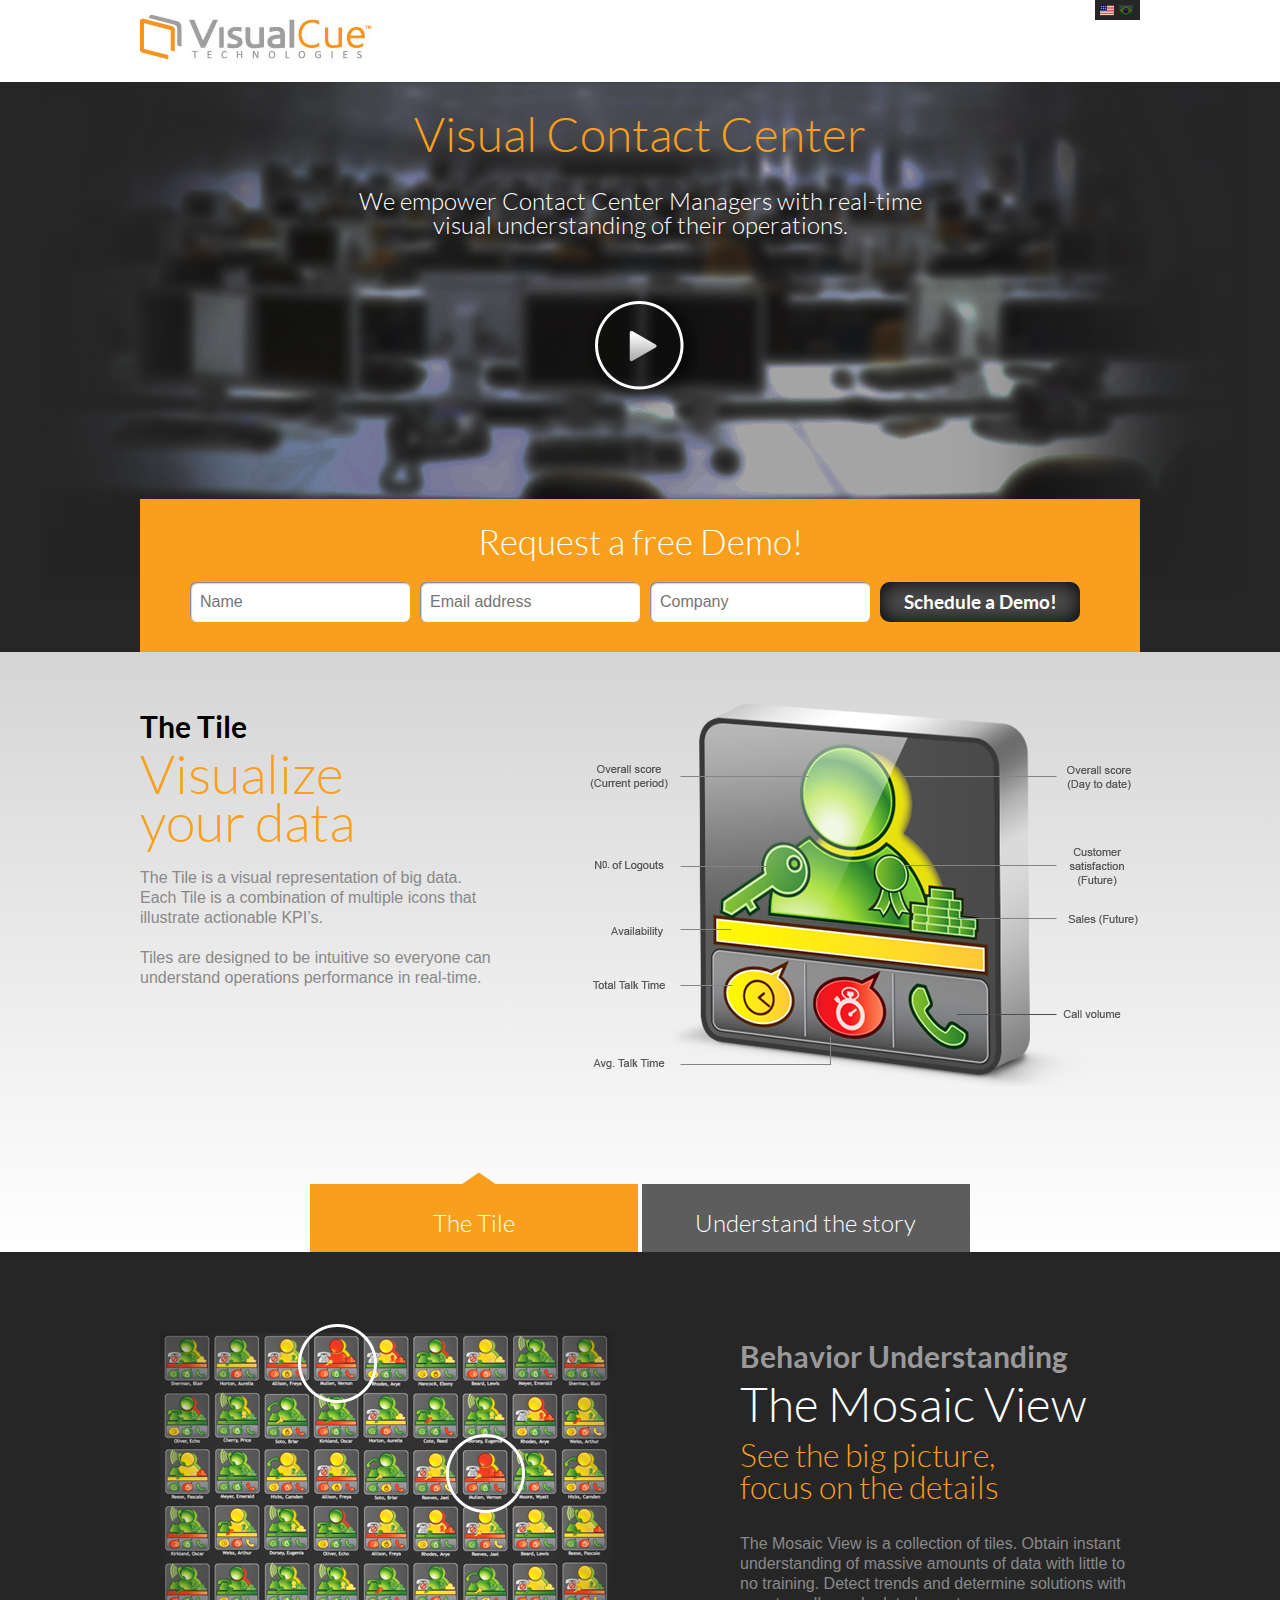
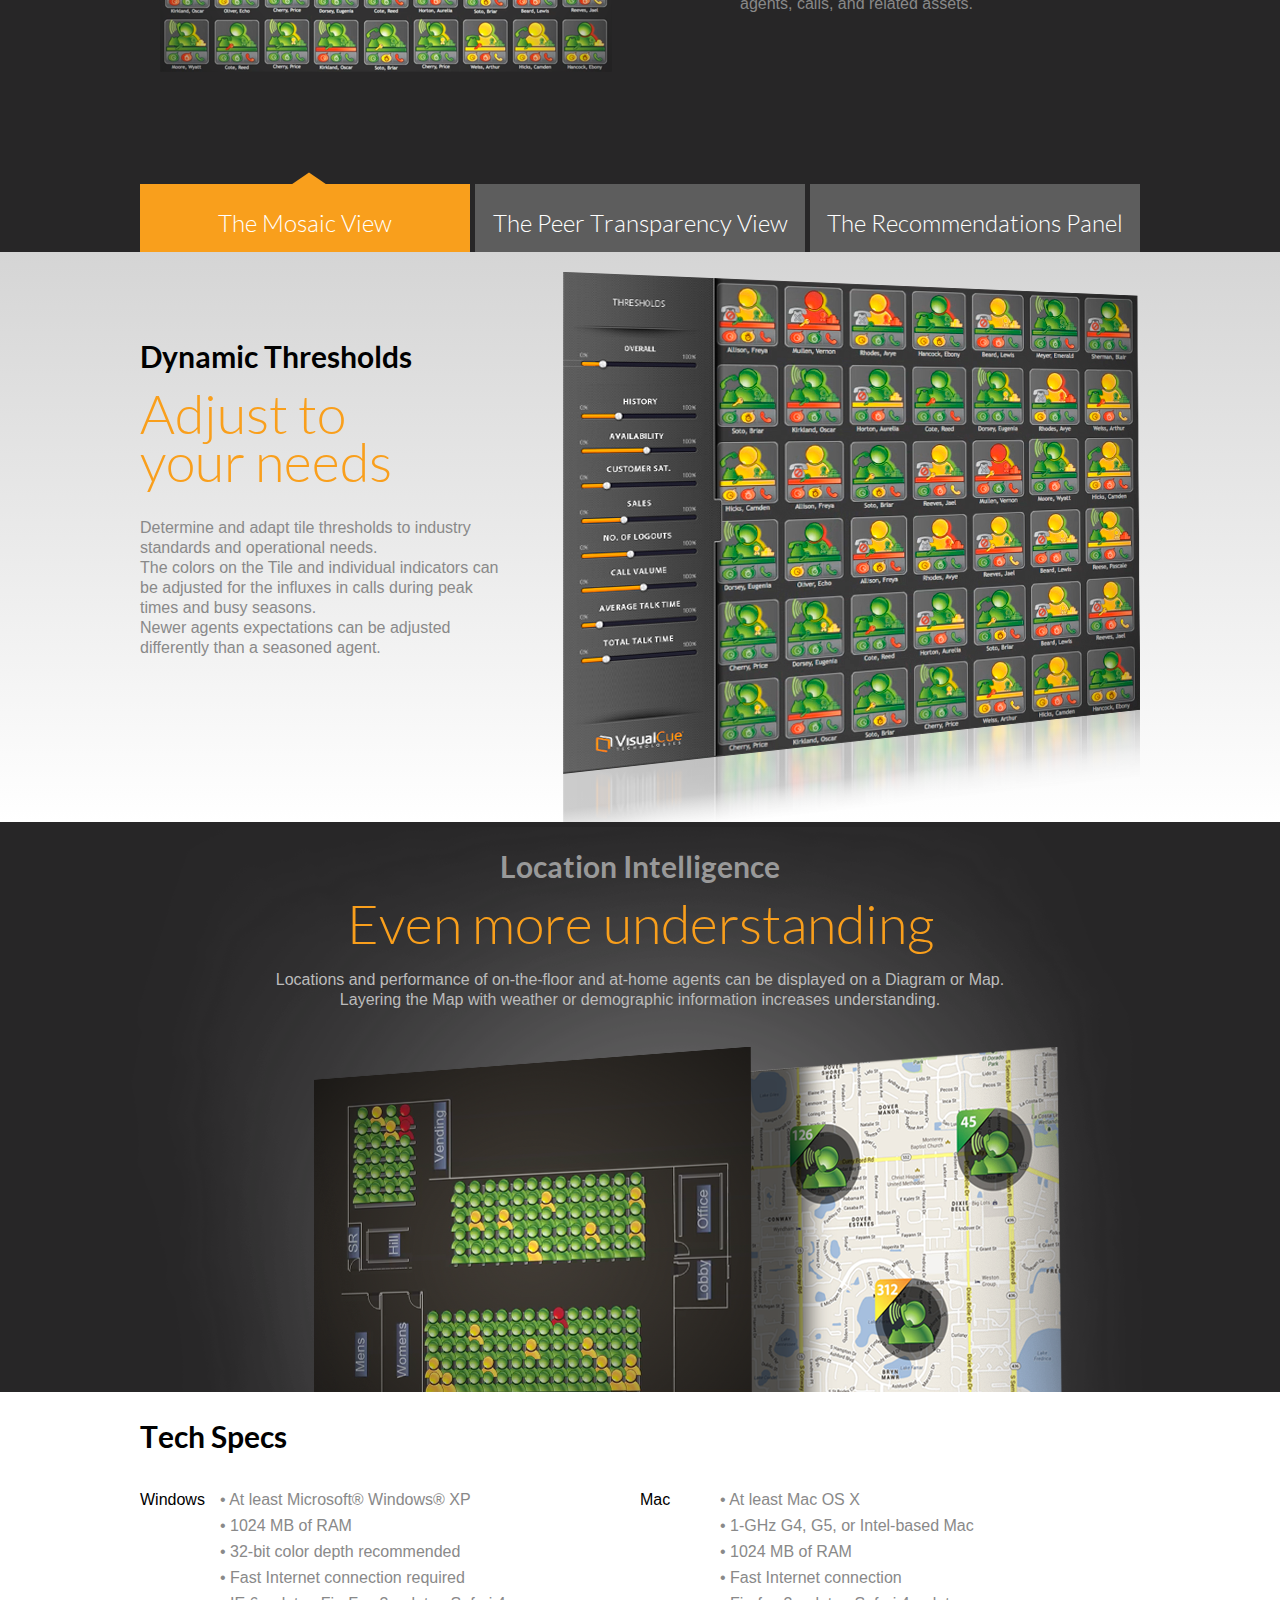
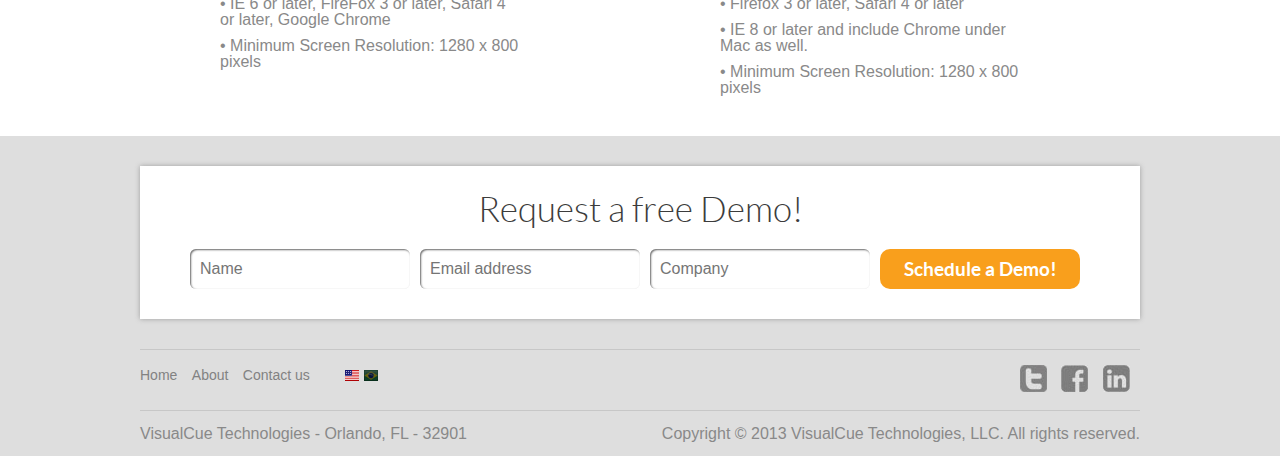
<file: index.html>
<!DOCTYPE html>
<!--[if lt IE 7]>      <html class="no-js lt-ie9 lt-ie8 lt-ie7"> <![endif]-->
<!--[if IE 7]>         <html class="no-js lt-ie9 lt-ie8"> <![endif]-->
<!--[if IE 8]>         <html class="no-js lt-ie9"> <![endif]-->
<!--[if gt IE 8]><!--> <html class="no-js"> <!--<![endif]-->
    <head>
        <meta charset="utf-8">
        <meta http-equiv="X-UA-Compatible" content="IE=edge,chrome=1">
        <title>Visual Cue</title>

        <meta name="description" content="Visual Cue - We empower Contact Center Managers with real-time visual understanding of their operations.">
        
        <meta name="viewport" content="width=device-width, initial-scale=1, maximum-scale=1">
        
        <meta property='og:locale' content='pt_BR'/>
        <meta property='og:title' content='Visual Cue'/>
        <meta property='og:description' content='Visual Cue - We empower Contact Center Managers with real-time visual understanding of their operations.'/>
        <meta property='og:url' content='http://visualcue.com/contactcenter/'/>
        <meta property='og:site_name' content='http://visualcue.com/contactcenter/'>
        <meta property='og:type' content='article'/>

        <link type="text/plain" rel="author" href="humans.txt" />

        <link rel="stylesheet" href="css/main.css">
        <link rel="stylesheet" href="css/responsive.css">

        <script src="js/vendor/modernizr-2.6.2.min.js"></script>
    </head>
    <body>
        <!-- header -->
        <header>
            <section class="wrap">
                <a href="http://www.visualcue.com"><h1 id="logo"></h1></a>

                <div class="flag">
                    <a class="flag-atv us" title="English" href="index.html"></a>
                    <a class="br" title="Portuguese" href="index2.html"></a>
                </div>

                <div class="clear only-mobile"></div>

                <!-- <nav class="nav-mobile">
                    <div class="trigger-mobile"><button class="mobile-button"></button>Menu</div>
                    <ul class="mobile-menu">
                        <li><a href="/">Home</a></li>
                        <li><a href="http://visualcue.com/team.html">About</a></li>
                        <li><a href="http://visualcue.com/contact.html">Contact Us</a></li>
                    </ul>
                </nav> -->

                <!-- <nav class="nav-header">
                    <ul>
                        <li><a href="/">Home</a></li>
                        <li><a href="http://visualcue.com/team.html">About</a></li>
                        <li><a href="http://visualcue.com/contact.html">Contact Us</a></li>
                    </ul>
                </nav>-->
            </section>
            <div class="clear"></div>
        </header>
        <!-- /header -->
        <!-- banner -->
        <section class="dark smooth-video ">
            <div class="bg-banner"></div>
            <article class="wrap" id="banner">
                <div class="bt-close"><img src="img/assets/bt-close.png" alt="Close" title="Close"></div>
                <h2>Visual Contact Center</h2>
                <h3>We empower Contact Center Managers with real-time<br>visual understanding of their operations.</h3>
                <div class="load-video"></div>
                <div class="load-video-mobile"><a href="http://www.youtube.com/watch?v=kR_kBSMKp8o"></a></div>
                <div class="video"><iframe width="100%" height="100%" src="http://www.youtube.com/embed/kR_kBSMKp8o" frameborder="0" allowfullscreen></iframe></div>
                <section class="form-request" id="form-header">
                    <h2>Request a free Demo!</h2>
                    <form action="#">
                        <input type="text" placeholder="Name">
                        <input type="text" placeholder="Email address">
                        <input type="text" placeholder="Company">
                        <input type="submit" Value="Schedule a Demo!">
                    </form>
                </section>
                <div class="clear"></div>
            </article>
        </section>
        <!-- /banner -->
        <!-- the-tile -->
        <section class="gradient-silver"> 
            <article class="wrap" id="the-tile">
                <section class="slide visualize">
                    <div class="content-left">
                        <h1>The Tile</h1>
                        <h2>Visualize<br>your data</h2>
                        <p>The Tile is a visual representation of big data. <br>
                        Each Tile is a combination of multiple icons that illustrate actionable KPI’s.
                        <br><br>
                        Tiles are designed to be intuitive so everyone can understand operations performance in real-time.</p>
                    </div>
                </section>

                <section class="slide understand">
                    <div class="content-left">
                        <h1>The Tile</h1>
                        <h2>Understand<br>the story</h2>
                        <p>
                            As operations take place, The Tile measures critical KPI’s according to performance thresholds, in real time.
                        </p>
                        <p class="text-small">
                            Example: An agent receives a new call and takes longer than usual to identify the issue. As more calls come in, the agent’s availability score drops. Total talk time is graded poorly and average talk time is also affected. At the end of the call, the agent’s overall score drops. This is an unusual call for this agent who has great performance history. Investigation and training on the specific scenario encountered is recommended.
                        </p>                
                        </p>
                    </div>
                </section>
                <div class="clear"></div>
                <ul class="nav-slide">
                    <li class="btn-thetile atv">The Tile</li>
                    <li class="btn-understand">Understand the story</li>
                </ul>
            </article>
        </section>
        <!-- /the-tile -->
        <!-- behavior -->
        <section class="dark">
            <article class="wrap" id="behavior">
                <section class="slide mosaic">
                    <div class="content-right">
                        <h1>Behavior Understanding</h1>
                        <h2>The Mosaic View</h2>
                        <h3>See the big picture,<br>focus on the details</h3>
                        <p>The Mosaic View is a collection of tiles.  Obtain instant understanding of massive amounts of data with little to no training. Detect trends and determine solutions with agents, calls, and related assets.</p>
                    </div>
                </section>
                <section class="slide peer">
                    <div class="content-right">
                        <h1>Behavior Understanding</h1>
                        <h2>The Peer<br>Transparency View</h2>
                        <h3>Self-regulating behavior</h3>
                        <p>Agents have the opportunity to discreetly see how they compare to other Agents. Agents understand what is being measured and what training they need to improve. This develops a fun and competitive atmosphere based on improving performance.</p>
                    </div>
                <div class="clear"></div>
                </section>
                <section class="slide recommendations">
                    <div class="content-right">
                        <h1>Behavior Understanding</h1>
                        <h2>The<br>Recommendations<br>Panel</h2>
                        <h3>From understanding to action</h3>
                        <p>After all is said and done, what doesn't change stays the same. Obtain specific recommendations for key actions to take toward improvement and achievement.</p>
                    </div>
                </section>
                <div class="clear"></div>
                <ul class="nav-slide">
                    <li class="btn-mosaic atv">The Mosaic View</li>
                    <li class="btn-peer">The Peer Transparency View</li>
                    <li class="btn-recommendations">The Recommendations Panel</li>
                </ul>
            </article>
        </section>
        <!-- /behavior -->
        <!-- dynamic-thresholds -->
        <section class="gradient-silver"> 
            <article class="wrap" id="dynamic">
                <div class="content-left">
                    <h1>Dynamic Thresholds</h1>
                    <h2>Adjust to<br>your needs</h2>
                    <p>Determine and adapt tile thresholds to industry standards and operational needs.<br> 
                    The colors on the Tile and individual indicators can be adjusted for the influxes in calls during peak times and busy seasons.<br>
                    Newer agents expectations can be adjusted differently than a seasoned agent.</p>
                </div>
            </article>
            <div class="clear"></div>
        </section>
        <!-- /dynamic-thresholds -->
        <!-- location-intelligence -->
        <section class="dark">
            <div class="bg-location"></div>
            <article class="wrap" id="location">
                <div class="content-center">
                    <h1>Location Intelligence</h1>
                    <h2>Even more understanding</h2>
                    <p>Locations and performance of on-the-floor and at-home agents can be displayed on a Diagram or Map.<br>Layering the Map with weather or demographic information increases understanding. </p>
                </div>
            </article>
            <div class="clear"></div>
        </section>
        <!-- /location-intelligence -->
        <!-- tech-specs -->
        <section class="white"> 
            <article class="wrap" id="tech">
                <h1>Tech Specs</h1>
                <div class="content-left">
                    <h2>Windows</h2>
                    <ul>
                        <li>• At least Microsoft® Windows® XP</li>
                        <li>• 1024 MB of RAM</li>
                        <li>• 32-bit color depth recommended</li>
                        <li>• Fast Internet connection required</li>
                        <li>• IE 6 or later, FireFox 3 or later, Safari 4 or later,
                          Google Chrome</li>
                        <li>• Minimum Screen Resolution: 1280 x 800 pixels</li>

                    </ul>
                </div>
                <div class="content-left">
                    <h2>Mac</h2>
                    <ul>
                        <li>• At least Mac OS X </li>
                        <li>• 1-GHz G4, G5, or Intel-based Mac</li>
                        <li>• 1024 MB of RAM</li>
                        <li>• Fast Internet connection</li>
                        <li>• Firefox 3 or later, Safari 4 or later</li>
                        <li>• IE 8 or later and include Chrome under
                          Mac as well.</li>
                        <li>• Minimum Screen Resolution: 1280 x 800 pixels</li>
                    </ul>
                </div>
            <div class="clear"></div>
            </article>
        </section>
        <!-- tech-specs -->
        <div class="clear"></div>
        <!-- footer -->
        <section class="footer"> 
            <article class="wrap">
                <section class="form-request">
                    <h2>Request a free Demo!</h2>
                    <form action="#">
                        <input type="text" placeholder="Name">
                        <input type="text" placeholder="Email address">
                        <input type="text" placeholder="Company">
                        <input type="submit" Value="Schedule a Demo!">
                    </form>
                </section>
                <footer>
                    <nav class="nav-footer">
                        <ul class="map-site">
                            <li><a href="/">Home</a></li>
                            <li><a href="http://visualcue.com/team.html">About</a></li>
                            <li><a href="http://visualcue.com/contact.html">Contact us</a></li>
                        </ul>
                        <div class="flag">
                            <a class="flag-atv us" title="English" href="index.html"></a>
                            <a class="br" title="Portuguese" href="index2.html"></a>
                        </div>
                        <ul class="social">
                            <li>
                                <a href="https://twitter.com/VisualCueTech" class="twitter"></a>
                            </li>
                            <li>
                                <a href="https://www.facebook.com/visualcuetech" class="facebook"></a>
                            </li>
                            <li>
                                <a href="http://www.linkedin.com/company/1982071" class="linkedin"></a>
                            </li>
                        </ul>
                        <div class="clear"></div>
                    </nav>
                    <div class="address">VisualCue Technologies - Orlando, FL - 32901</div>
                    <div class="copy">Copyright © 2013 VisualCue Technologies, LLC. All rights reserved.</div>
                    <div class="clear"></div>
                </footer>
            </article>
        </section>
        <!-- footer -->


        <script src="//ajax.googleapis.com/ajax/libs/jquery/1.10.1/jquery.min.js"></script>
        <script>window.jQuery || document.write('<script src="js/vendor/jquery-1.10.1.min.js"><\/script>')</script>
        <script src="js/plugins.js"></script>
        <script src="js/main.js"></script>
    </body>
</html>
</file>
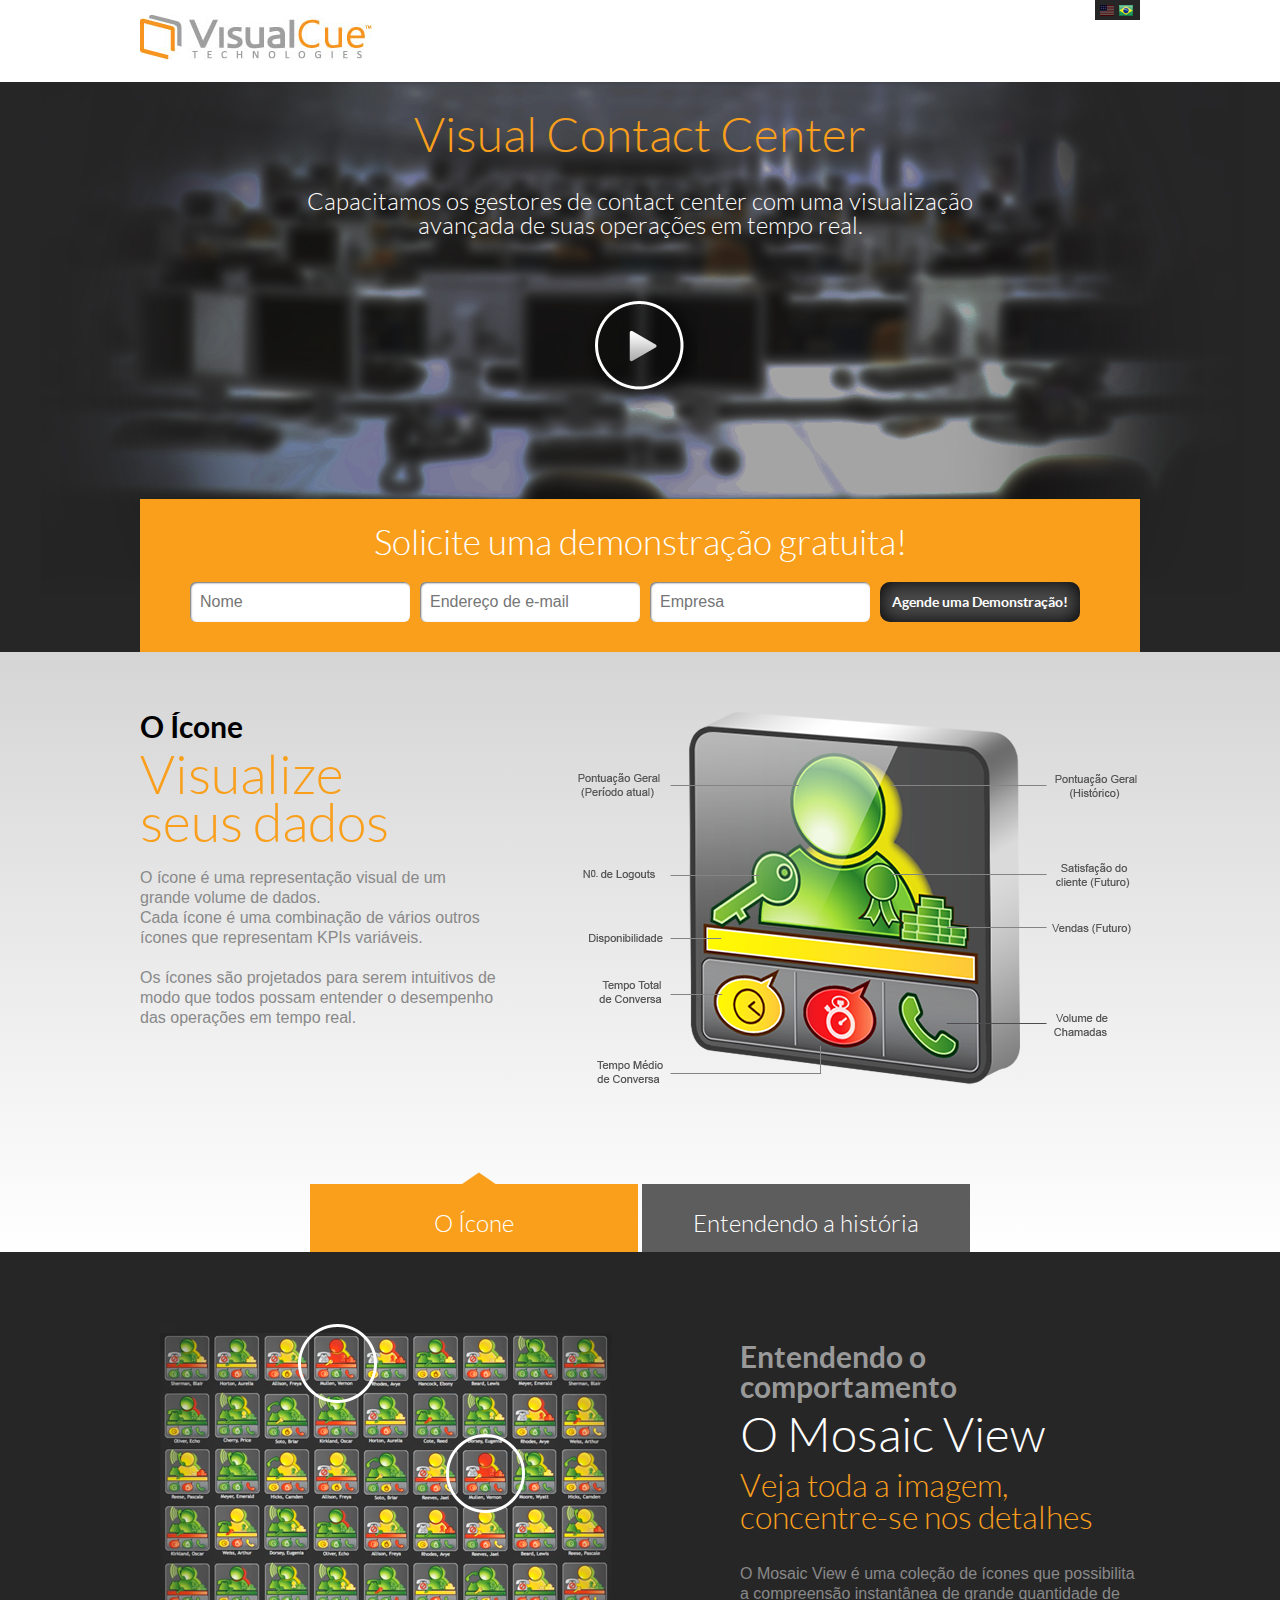
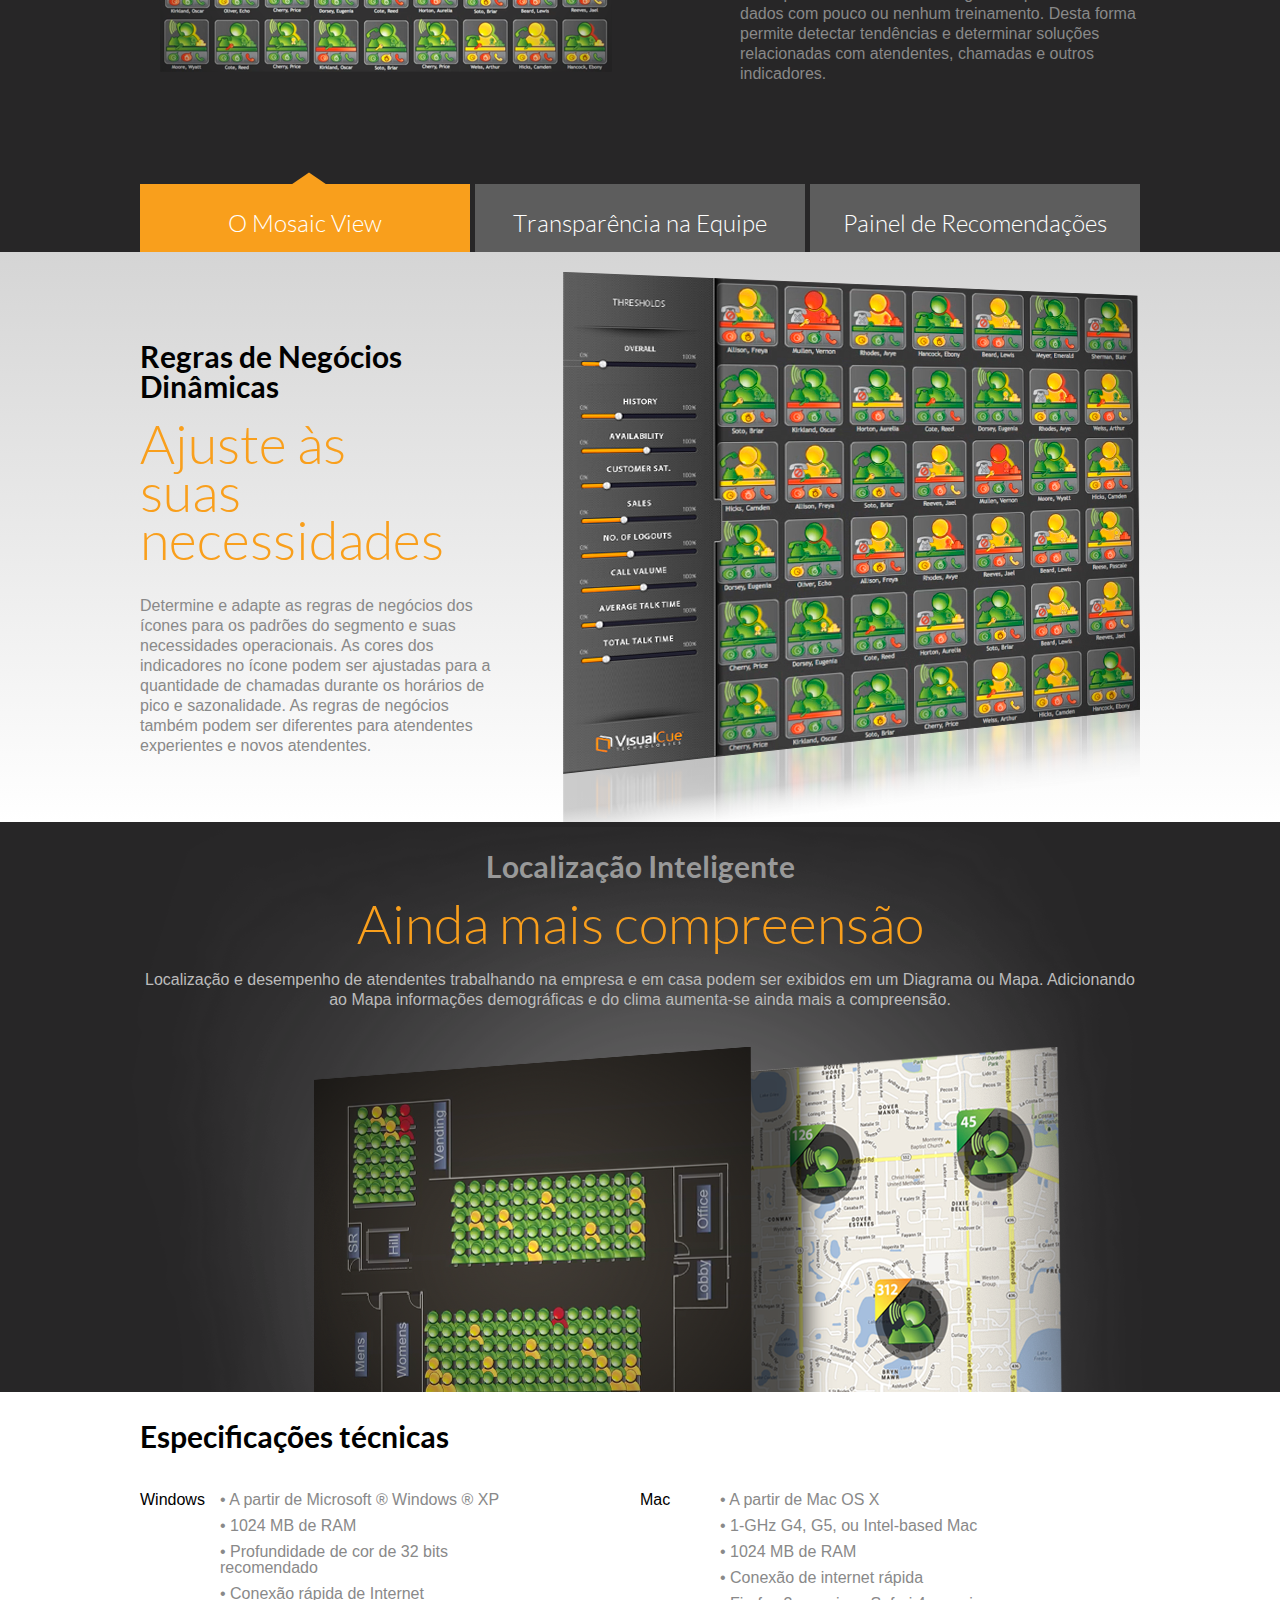
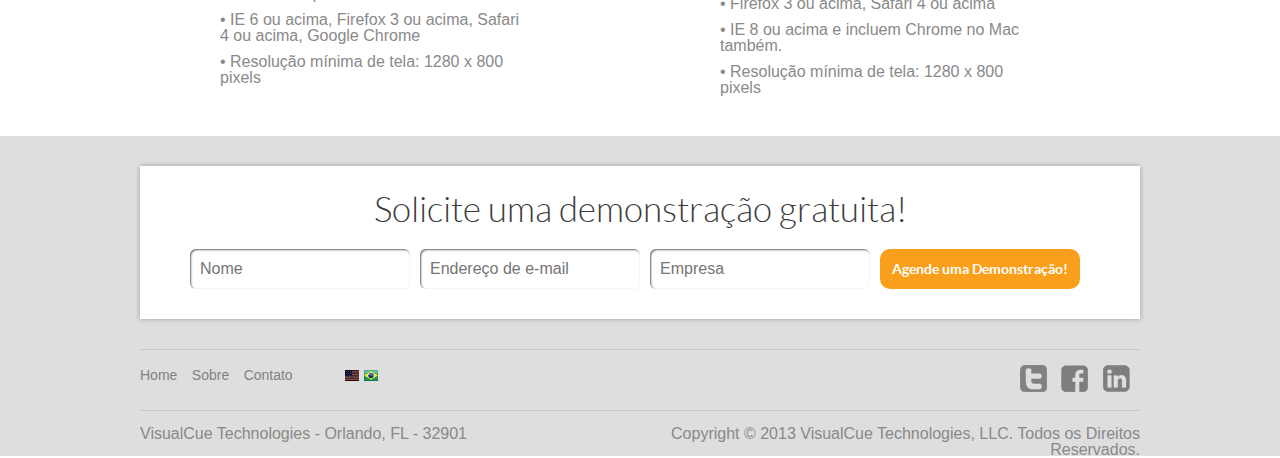
<file: index2.html>
<!DOCTYPE html>
<!--[if lt IE 7]>      <html class="no-js lt-ie9 lt-ie8 lt-ie7"> <![endif]-->
<!--[if IE 7]>         <html class="no-js lt-ie9 lt-ie8"> <![endif]-->
<!--[if IE 8]>         <html class="no-js lt-ie9"> <![endif]-->
<!--[if gt IE 8]><!--> <html class="no-js"> <!--<![endif]-->
    <head>
        <meta charset="utf-8">
        <meta http-equiv="X-UA-Compatible" content="IE=edge,chrome=1">
        <title>Visual Cue</title>

        <meta name="description" content="Visual Cue - Capacitamos os gestores de contact center com uma visualização avançada de suas operações em tempo real.">
        
        <meta name="viewport" content="width=device-width, initial-scale=1, maximum-scale=1">
        
        <meta property='og:locale' content='pt_BR'/>
        <meta property='og:title' content='Visual Cue'/>
        <meta property='og:description' content='Visual Cue - Capacitamos os gestores de contact center com uma visualização avançada de suas operações em tempo real.'/>
        <meta property='og:url' content='http://visualcue.com/contactcenter/index2.html'/>
        <meta property='og:site_name' content='http://visualcue.com/contactcenter/'>
        <meta property='og:type' content='article'/>

        <link type="text/plain" rel="author" href="humans.txt" />

        <link rel="stylesheet" href="css/main-pt.css">
        <link rel="stylesheet" href="css/responsive-pt.css">

        <script src="js/vendor/modernizr-2.6.2.min.js"></script>
    </head>
    <body>
        <!-- header -->
        <header>
            <section class="wrap">
                <a href="http://www.visualcue.com"><h1 id="logo"></h1></a>

                <div class="flag">
                    <a class="us" title="English" href="index.html"></a>
                    <a class="flag-atv br" title="Portuguese" href="index2.html"></a>
                </div>

                <!-- <nav class="nav-mobile">
                    <div class="trigger-mobile"><button class="mobile-button"></button>Menu</div>
                    <ul class="mobile-menu">
                        <li><a href="/">Home</a></li>
                        <li><a href="http://visualcue.com/team.html">About</a></li>
                        <li><a href="http://visualcue.com/contact.html">Contact Us</a></li>
                    </ul>
                </nav> -->

                <!-- <nav class="nav-header">
                    <ul>
                        <li><a href="/">Home</a></li>
                        <li><a href="http://visualcue.com/team.html">About</a></li>
                        <li><a href="http://visualcue.com/contact.html">Contact Us</a></li>
                    </ul>
                </nav> -->
            </section>
            <div class="clear"></div>
        </header>
        <!-- /header -->
        <!-- banner -->
        <section class="dark smooth-video">
            <div class="bg-banner"></div>
            <article class="wrap" id="banner">
                <div class="bt-close"><img src="img/assets/bt-close.png" alt="Fechar" title="Fechar"></div>
                <h2>Visual Contact Center</h2>
                <h3>Capacitamos os gestores de contact center com uma visualização<br>avançada de suas operações em tempo real.</h3>
                <div class="load-video"></div>
                <div class="load-video-mobile"><a href="http://www.youtube.com/watch?v=UVGr1POXM_0"></a></div>
                <div class="video"><iframe width="100%" height="100%" src="http://www.youtube.com/embed/UVGr1POXM_0" frameborder="0" allowfullscreen></iframe></div>
                <section class="form-request" id="form-header">
                    <h2>Solicite uma demonstração gratuita!</h2>
                    <form action="#">
                        <input type="text" placeholder="Nome">
                        <input type="text" placeholder="Endereço de e-mail">
                        <input type="text" placeholder="Empresa">
                        <input type="submit" Value="Agende uma Demonstração!">
                    </form>
                </section>
                <div class="clear"></div>
            </article>
        </section>
        <!-- /banner -->
        <!-- the-tile -->
        <section class="gradient-silver"> 
            <article class="wrap" id="the-tile">
                <section class="slide visualize">
                    <div class="content-left">
                        <h1>O Ícone</h1>
                        <h2>Visualize<br>seus dados</h2>
                        <p>O ícone é uma representação visual de um grande volume de dados. <br>
                        Cada ícone é uma combinação de vários outros ícones que representam KPIs variáveis.
                        <br><br>
                        Os ícones são projetados para serem intuitivos de modo que todos possam entender o desempenho das operações em tempo real.</p>
                    </div>
                </section>

                <section class="slide understand">
                    <div class="content-left">
                        <h1>O Ícone</h1>
                        <h2>Entendendo<br>a história</h2>
                        <p>
                            À medida que as operações ocorrem, o ícone mensura em tempo real os KPIs críticos de acordo com o desempenho das regras de negócios definidas.
                        </p>
                        <p class="text-small">
                            Exemplo:
                            Um atendente recebe uma nova chamada e leva mais tempo do que o habitual para identificar o problema. Quanto mais chamadas entram, a pontuação de disponibilidade do atendente diminui. O tempo total de conversa tem um pior desempenho e o tempo médio de conversa também é afetado. No fim da chamada, a pontuação geral do atendente diminui. Esta é uma chamada incomum para este atendente que tem um ótimo histórico de desempenho. Recomenda-se uma melhor analise e treinamento específico neste caso.

                        </p>                
                        </p>
                    </div>
                </section>
                <div class="clear"></div>
                <ul class="nav-slide">
                    <li class="btn-thetile atv">O Ícone</li>
                    <li class="btn-understand">Entendendo a história</li>
                </ul>
            </article>
        </section>
        <!-- /the-tile -->
        <!-- behavior -->
        <section class="dark">
            <article class="wrap" id="behavior">
                <section class="slide mosaic">
                    <div class="content-right">
                        <h1>Entendendo o comportamento</h1>
                        <h2>O Mosaic View</h2>
                        <h3>Veja toda a imagem,<br> concentre-se nos detalhes</h3>
                        <p>O Mosaic View é uma coleção de ícones que possibilita a compreensão instantânea de grande quantidade de dados com pouco ou nenhum treinamento. Desta forma permite detectar tendências e determinar soluções relacionadas com atendentes, chamadas e outros indicadores.</p>
                    </div>
                </section>
                <section class="slide peer">
                    <div class="content-right">
                        <h1>Entendendo o comportamento</h1>
                        <h2>Transparência<br> na Equipe</h2>
                        <h3>O comportamento de autocorreção</h3>
                        <p>Os atendentes têm a oportunidade de ver de forma discreta como eles estão em relação aos demais atendentes. Eles passam a entender O QUE e COMO estão sendo avaliados, e que tipo de treinamento precisam para aperfeiçoarem-se. Isto cria uma atmosfera divertida e competitiva, baseada na melhoria do desempenho.</p>
                    </div>
                <div class="clear"></div>
                </section>
                <section class="slide recommendations">
                    <div class="content-right">
                        <h1>Entendendo o comportamento</h1>
                        <h2>Painel<br>de Recomendações</h2>
                        <h3>Da compreensão à ação</h3>
                        <p>Depois de tudo dito e feito, o que não muda permanece o mesmo. Recomendamos ações-chave específicas para conseguir melhorias e alcançar metas.</p>
                    </div>
                </section>
                <div class="clear"></div>
                <ul class="nav-slide">
                    <li class="btn-mosaic atv">O Mosaic View</li>
                    <li class="btn-peer">Transparência na Equipe</li>
                    <li class="btn-recommendations">Painel de Recomendações</li>
                </ul>
            </article>
        </section>
        <!-- /behavior -->
        <!-- dynamic-thresholds -->
        <section class="gradient-silver"> 
            <article class="wrap" id="dynamic">
                <div class="content-left">
                    <h1>Regras de Negócios Dinâmicas</h1>
                    <h2>Ajuste às<br>suas necessidades</h2>
                    <p>Determine e adapte as regras de negócios dos ícones para os padrões do segmento e suas necessidades operacionais. As cores dos indicadores no ícone podem ser ajustadas para a quantidade de chamadas durante os horários de pico e sazonalidade. As regras de negócios também podem ser diferentes para atendentes experientes e novos atendentes.</p>
                </div>
            </article>
            <div class="clear"></div>
        </section>
        <!-- /dynamic-thresholds -->
        <!-- location-intelligence -->
        <section class="dark">
            <div class="bg-location"></div>
            <article class="wrap" id="location">
                <div class="content-center">
                    <h1>Localização Inteligente</h1>
                    <h2>Ainda mais compreensão</h2>
                    <p>Localização e desempenho de atendentes trabalhando na empresa e em casa podem ser exibidos em um Diagrama ou Mapa. Adicionando ao Mapa informações demográficas e do clima aumenta-se ainda mais a compreensão.</p>
                </div>
            </article>
            <div class="clear"></div>
        </section>
        <!-- /location-intelligence -->
        <!-- tech-specs -->
        <section class="white"> 
            <article class="wrap" id="tech">
                <h1>Especificações técnicas</h1>
                <div class="content-left">
                    <h2>Windows</h2>
                    <ul>
                        <li>• A partir de Microsoft ® Windows ® XP</li>
                        <li>• 1024 MB de RAM</li>
                        <li>• Profundidade de cor de 32 bits recomendado</li>
                        <li>• Conexão rápida de Internet</li>
                        <li>• IE 6 ou acima, Firefox 3 ou acima, Safari 4 ou acima, Google Chrome</li>
                        <li>• Resolução mínima de tela: 1280 x 800 pixels</li>

                    </ul>
                </div>
                <div class="content-left">
                    <h2>Mac</h2>
                    <ul>
                        <li>• A partir de Mac OS X</li>
                        <li>• 1-GHz G4, G5, ou Intel-based Mac</li>
                        <li>• 1024 MB de RAM</li>
                        <li>• Conexão de internet rápida</li>
                        <li>• Firefox 3 ou acima, Safari 4 ou acima</li>
                        <li>• IE 8 ou acima e incluem Chrome no Mac também.</li>
                        <li>• Resolução mínima de tela: 1280 x 800 pixels</li>
                    </ul>
                </div>
            <div class="clear"></div>
            </article>
        </section>
        <!-- tech-specs -->
        <div class="clear"></div>
        <!-- footer -->
        <section class="footer"> 
            <article class="wrap">
                <section class="form-request">
                    <h2>Solicite uma demonstração gratuita!</h2>
                    <form action="#">
                        <input type="text" placeholder="Nome">
                        <input type="text" placeholder="Endereço de e-mail">
                        <input type="text" placeholder="Empresa">
                        <input type="submit" Value="Agende uma Demonstração!">
                    </form>
                </section>
                <footer>
                    <nav class="nav-footer">
                        <ul class="map-site">
                            <li><a href="/">Home</a></li>
                            <li><a href="http://visualcue.com/team.html">Sobre</a></li>
                            <li><a href="http://visualcue.com/contact.html">Contato</a></li>
                        </ul>
                        <div class="flag">
                            <a class="us" href="index.html"></a>
                            <a class="flag-atv br" href="index2.html"></a>
                        </div>
                        <ul class="social">
                            <li>
                                <a href="https://twitter.com/VisualCueTech" class="twitter"></a>
                            </li>
                            <li>
                                <a href="https://www.facebook.com/visualcuetech" class="facebook"></a>
                            </li>
                            <li>
                                <a href="http://www.linkedin.com/company/1982071" class="linkedin"></a>
                            </li>
                        </ul>
                        <div class="clear"></div>
                    </nav>
                    <div class="address">VisualCue Technologies - Orlando, FL - 32901</div>
                    <div class="copy">Copyright © 2013 VisualCue Technologies, LLC. Todos os Direitos Reservados.</div>
                    <div class="clear"></div>
                </footer>
            </article>
        </section>
        <!-- footer -->


        <script src="//ajax.googleapis.com/ajax/libs/jquery/1.10.1/jquery.min.js"></script>
        <script>window.jQuery || document.write('<script src="js/vendor/jquery-1.10.1.min.js"><\/script>')</script>
        <script src="js/plugins.js"></script>
        <script src="js/main.js"></script>
    </body>
</html>
</file>
<file: css/main.css>
html,body,div,span,applet,object,iframe,h1,h2,h3,h4,h5,h6,p,blockquote,pre,a,abbr,acronym,address,big,cite,code,del,dfn,em,img,ins,kbd,q,s,samp,small,strike,strong,sub,sup,tt,var,b,u,i,center,dl,dt,dd,ol,ul,li,fieldset,form,label,legend,table,caption,tbody,tfoot,thead,tr,th,td,article,aside,canvas,details,embed,figure,figcaption,footer,header,hgroup,menu,nav,output,ruby,section,summary,time,mark,audio,video{margin:0;padding:0;border:0;font:inherit;font-size:100%;vertical-align:baseline}html{line-height:1}ol,ul{list-style:none}table{border-collapse:collapse;border-spacing:0}caption,th,td{text-align:left;font-weight:normal;vertical-align:middle}q,blockquote{quotes:none}q:before,q:after,blockquote:before,blockquote:after{content:"";content:none}a img{border:none}article,aside,details,figcaption,figure,footer,header,hgroup,menu,nav,section,summary{display:block}.clear{clear:both;width:0;height:0;visibility:hidden}@font-face{font-family:'latobold';src:url("fonts/lato-bol.eot");src:url("fonts/lato-bol.eot?#iefix") format("embedded-opentype"),url("fonts/lato-bol.woff") format("woff"),url("fonts/lato-bol.ttf") format("truetype"),url("fonts/lato-bol.svg#latobold") format("svg");font-weight:normal;font-style:normal}@font-face{font-family:'latolight';src:url("fonts/lato-lig.eot");src:url("fonts/lato-lig.eot?#iefix") format("embedded-opentype"),url("fonts/lato-lig.woff") format("woff"),url("fonts/lato-lig.ttf") format("truetype"),url("fonts/lato-lig.svg#latolight") format("svg");font-weight:normal;font-style:normal}body{font-family:Arial;font-size:16px;color:#898989}a{text-decoration:none;font-size:14px;color:#828282}span{font-size:8px}h1{font-family:"latobold";font-size:30px;color:#010101}h2{font-family:"latolight";font-size:54px;color:#f99f1c;line-height:48px}h3{font-family:"latolight";font-size:38px;color:#f99f1c}p{line-height:20px}.wrap{width:1000px;margin:0 auto;display:block}.dark{background:#272627;width:100%}.gradient-silver{background-image:-webkit-gradient(linear, 50% 0%, 50% 100%, color-stop(0%, #d5d5d5), color-stop(100%, #ffffff));background-image:-webkit-linear-gradient(#d5d5d5,#ffffff);background-image:-moz-linear-gradient(#d5d5d5,#ffffff);background-image:-o-linear-gradient(#d5d5d5,#ffffff);background-image:linear-gradient(#d5d5d5,#ffffff);filter:progid:DXImageTransform.Microsoft.gradient(startColorstr='#d5d5d5', endColorstr='#ffffff');width:100%}.white{width:100%;background:#ffffff}.only-mobile{display:none}header{width:100%;display:block;height:82px;position:relative}header #logo{background-image:url("../img/logo.jpg");background-repeat:no-repeat;width:236px;height:45px;float:left;display:block;margin:15px 0 15px}header .nav-mobile{width:96%;min-height:30px;display:none;position:relative;margin:0 2% 15px;padding:1%;border:1px solid #cccccc;-webkit-border-radius:2px;-moz-border-radius:2px;-ms-border-radius:2px;-o-border-radius:2px;border-radius:2px}header .nav-mobile .trigger-mobile{cursor:pointer;font-family:"latobold";font-size:18px;padding-top:5px}header .nav-mobile .mobile-button{background:url(../img/assets/ic-menu-responsive.jpg) no-repeat;height:21px;width:35px;border:none;margin-right:20px;padding-top:10px}header .nav-mobile .mobile-menu{display:none;margin-top:15px}header .nav-mobile .mobile-menu li a{display:block;padding:10px 0;width:100%;border-bottom:1px solid #cccccc;font-weight:bold}header .nav-mobile .mobile-menu li .mobile-submenu li a{padding:10px 0 10px 10%;width:90%;border-bottom:1px solid #cccccc;font-weight:normal}header .nav-header{float:right;width:330px;display:block;margin:30px 0 0 0}header .nav-header ul .bt-solutions{background-image:-webkit-gradient(linear, 50% 0%, 50% 100%, color-stop(0%, #f8f8f8), color-stop(100%, #ececec));background-image:-webkit-linear-gradient(#f8f8f8,#ececec);background-image:-moz-linear-gradient(#f8f8f8,#ececec);background-image:-o-linear-gradient(#f8f8f8,#ececec);background-image:linear-gradient(#f8f8f8,#ececec);filter:progid:DXImageTransform.Microsoft.gradient(startColorstr='#f8f8f8', endColorstr='#ececec');-webkit-border-radius:2px;-moz-border-radius:2px;-ms-border-radius:2px;-o-border-radius:2px;border-radius:2px;border-bottom:1px solid #d1d1d1;font-size:14px}header .nav-header ul .bt-solutions:hover{background-image:-webkit-gradient(linear, 50% 0%, 50% 100%, color-stop(0%, #f3f3f3), color-stop(100%, #d8d8d8));background-image:-webkit-linear-gradient(#f3f3f3,#d8d8d8);background-image:-moz-linear-gradient(#f3f3f3,#d8d8d8);background-image:-o-linear-gradient(#f3f3f3,#d8d8d8);background-image:linear-gradient(#f3f3f3,#d8d8d8);filter:progid:DXImageTransform.Microsoft.gradient(startColorstr='#f3f3f3', endColorstr='#d8d8d8')}header .nav-header ul li:hover,header .nav-header ul li,header .nav-header ul .bt-solutions{display:inline-block;padding:5px 7px;font-size:14px;cursor:pointer}header .nav-header ul li:hover a:hover,header .nav-header ul li a:hover,header .nav-header ul .bt-solutions a:hover{text-decoration:underline}header .nav-header ul li:hover ul,header .nav-header ul li ul,header .nav-header ul .bt-solutions ul{display:none;background:#E4E4E4;position:relative;top:6px;width:66px}header .nav-header ul li:hover img,header .nav-header ul li img,header .nav-header ul .bt-solutions img{float:left;margin-right:10px}.flag{display:block;width:35px;float:right;background:#272627;height:10px;padding:5px}.flag .us{background:url("../img/assets/flag-us.gif") no-repeat 0 -11px;display:block;width:14px;height:11px;float:left;margin-right:5px}.flag .br{background:url("../img/assets/flag-br.gif") no-repeat 0 -11px;display:block;width:14px;height:11px;float:left}.flag .flag-atv,.flag .br:hover,.flag .us:hover{background-position:0 0 !important}.bg-banner{background:url("../img/bg-video.png") center center no-repeat;width:100%;height:512px;position:absolute;z-index:0}.smooth-video{background-color:#272627;width:100%}#banner{position:relative;z-index:1;min-height:540px;padding-top:30px}#banner h2{text-align:center;font-size:48px}#banner h3{text-align:center;font-size:24px;margin:30px 0;color:#ffffff}#banner .load-video{background:url(../img/play-video.png) no-repeat;height:120px;width:116px;display:block;margin:50px auto;cursor:pointer}#banner .load-video-mobile{background:url(../img/play-video.png) no-repeat;height:120px;width:116px;display:none;margin:50px auto}#banner .load-video-mobile a{height:120px;width:116px;display:block}#banner .bt-close{height:28px;width:28px;display:none;float:right;margin:15px;cursor:pointer}#banner .video{width:1000px;height:563px;margin:0 auto;display:none}#banner .form-request{background:#f99f1c;width:90%;margin-top:91px;padding:2% 5%}#banner .form-request h2{color:#ffffff;font-size:35px}#banner .form-request form{height:50px;margin-top:15px;display:block}#banner .form-request form input[type=text]{width:200px;height:20px;padding:10px;-webkit-border-radius:6px;-moz-border-radius:6px;-ms-border-radius:6px;-o-border-radius:6px;border-radius:6px;-webkit-box-shadow:#666 1px 1px 2px inset;-moz-box-shadow:#666 1px 1px 2px inset;box-shadow:#666 1px 1px 2px inset;border:none;display:block;float:left;margin-right:10px;font-size:16px}#banner .form-request form input[type=submit]{width:200px;height:40px;-webkit-border-radius:10px;-moz-border-radius:10px;-ms-border-radius:10px;-o-border-radius:10px;border-radius:10px;-webkit-box-shadow:#000 0px 0px 20px inset;-moz-box-shadow:#000 0px 0px 20px inset;box-shadow:#000 0px 0px 20px inset;border:none;background:#4a4a4a;display:block;color:#ffffff;font-size:19px;float:left;font-family:"latobold";cursor:pointer;-webkit-transition:all 500ms;-moz-transition:all 500ms;-o-transition:all 500ms;transition:all 500ms}#banner .form-request form input[type=submit]:hover{background:#666666}.content-left{width:36%;float:left;display:block;margin:60px 0 0 0}.content-right{width:40%;float:right;display:block;margin:60px 0 0 0;position:relative;z-index:1}.nav-slide{display:block;height:80px;position:absolute;bottom:0;font-size:24px;color:#ffffff;font-family:"latolight";text-align:center}.nav-slide li{float:left;display:block;padding:40px 0 0;height:40px;cursor:pointer}.atv{background:url("../img/assets/bt-orange-atv.png") no-repeat !important}#the-tile{min-height:570px;display:block;position:relative}#the-tile .visualize{background:url("../img/img-visualize.png") right 50px no-repeat;height:600px}#the-tile .understand{background:url("../img/img-understand.gif") right 50px no-repeat;height:600px}#the-tile .slide{width:100%;display:block}#the-tile .slide h2{margin:10px 0 20px}#the-tile .slide .img-understand{width:570px;height:360px;float:right;margin-top:50px;display:block}#the-tile .slide .text-small{margin-top:20px;font-size:12px;line-height:14px}#the-tile .nav-slide{width:66%;left:50%;margin-left:-33%}#the-tile .nav-slide li{width:49.75%}#the-tile .nav-slide .btn-thetile{margin-right:0.50%;background:url("../img/assets/bt-gray.png") no-repeat}#the-tile .nav-slide .btn-understand{background:url("../img/assets/bt-gray.png") no-repeat}#the-tile .understand{display:none}#behavior{display:block;position:relative}#behavior .slide{width:100%;display:block}#behavior .slide h1{color:#999999}#behavior .slide h2{font-size:48px;color:#ffffff;margin:10px 0}#behavior .slide h3{margin:10px 0 30px;font-size:32px}#behavior .mosaic{background:url("../img/img-mosaic.png") 20px 70px no-repeat;height:600px}#behavior .peer{background:url("../img/img-peer.png") no-repeat;height:600px}#behavior .recommendations{background:url("../img/img-recommendations.png") 0 40px no-repeat;height:600px}#behavior .content-right{margin-top:90px}#behavior .nav-slide{width:100%}#behavior .nav-slide li{width:33%}#behavior .nav-slide .btn-mosaic,#behavior .nav-slide .btn-peer{margin-right:0.50%;background:url("../img/assets/bt-gray.png") no-repeat}#behavior .nav-slide .btn-recommendations{background:url("../img/assets/bt-gray.png") no-repeat}#behavior .peer,#behavior .recommendations{display:none}#dynamic{position:relative;background:url("../img/img-dynamic.png") right 20px no-repeat;min-height:570px}#dynamic h2{margin:20px 0 30px}#dynamic h3{margin:20px 0 40px;font-size:32px}#dynamic .content-left{margin-top:90px}.bg-location{background:url("../img/bg-location.png") center center no-repeat;width:100%;height:575px;position:absolute;z-index:0}#location{min-height:570px;position:relative;z-index:1}#location h1{color:#999999;text-align:center;padding-top:30px}#location h2{margin:20px 0;text-align:center}#location p{text-align:center;color:#bcbcbc}#tech{padding:30px 0}#tech h2{font-family:Arial;color:#000000;font-size:16px;float:left;line-height:15px;margin-right:15px;width:65px}#tech .content-left{width:45%;margin:40px 50px 0 0}#tech ul{width:300px;display:block;float:left}#tech ul li{margin:0 0 10px}.footer{background:#dedede;padding:30px 0 0}.footer .form-request{background:#ffffff;width:90%;margin:0 auto;padding:2% 5%;-webkit-box-shadow:#9e9e9e 0 0 5px;-moz-box-shadow:#9e9e9e 0 0 5px;box-shadow:#9e9e9e 0 0 5px}.footer .form-request h2{color:#3c3c3c;font-size:35px;text-align:center}.footer .form-request form{height:50px;margin-top:15px;display:block}.footer .form-request form input[type=text]{width:200px;height:20px;padding:10px;-webkit-border-radius:6px;-moz-border-radius:6px;-ms-border-radius:6px;-o-border-radius:6px;border-radius:6px;-webkit-box-shadow:#666 1px 1px 2px inset;-moz-box-shadow:#666 1px 1px 2px inset;box-shadow:#666 1px 1px 2px inset;border:none;display:block;float:left;margin-right:10px;font-size:16px}.footer .form-request form input[type=submit]{width:200px;height:40px;-webkit-border-radius:10px;-moz-border-radius:10px;-ms-border-radius:10px;-o-border-radius:10px;border-radius:10px;border:none;background:#F99F1C;display:block;color:#ffffff;font-size:19px;float:left;font-family:"latobold";cursor:pointer;-webkit-transition:all 500ms;-moz-transition:all 500ms;-o-transition:all 500ms;transition:all 500ms}.footer .form-request form input[type=submit]:hover{background:#666666}.footer footer{margin-top:30px}.footer footer .nav-footer{border-top:1px solid #c7c7c7;border-bottom:1px solid #c7c7c7;padding:1.5% 0;width:100%}.footer footer .nav-footer .flag{float:left;background:none}.footer footer .nav-footer .map-site{width:200px;float:left;display:block;margin-top:2px}.footer footer .nav-footer .map-site li{display:inline-block;margin-right:10px}.footer footer .nav-footer .social{width:120px;float:right}.footer footer .nav-footer .social li{display:inline-block;margin-right:10px}.footer footer .nav-footer .social li .twitter{background:url("../img/assets/twitter.jpg") no-repeat}.footer footer .nav-footer .social li .facebook{background:url("../img/assets/facebook.jpg") no-repeat}.footer footer .nav-footer .social li .linkedin{background:url("../img/assets/linkedin.jpg") no-repeat}.footer footer .nav-footer .social li a{display:block;width:27px;height:27px}.footer footer .address{float:left;margin-top:15px;width:350px;height:30px}.footer footer .copy{text-align:right;float:right;margin-top:15px;width:560px;height:30px}
</file>
<file: css/responsive.css>
@media only screen and (min-width: 768px) and (max-width: 959px){h1{font-size:26px}h2{font-size:34px;line-height:34px}.wrap{width:959px;max-width:98%}.atv{background:url("../img/assets/bt-orange-atv.png") center top no-repeat !important}#the-tile .visualize{background:url("../img/img-visualize.png") no-repeat scroll center 300px transparent;height:800px}#the-tile .understand{height:800px;background:url("../img/img-understand.gif") no-repeat scroll center 360px transparent}#the-tile .content-left{width:98% !important}#banner .form-request{margin-top:129px}#banner .form-request form input[type="text"]{width:130px}#banner .form-request form input[type="submit"]{width:175px;font-size:16px}.load-video{display:none !important}.load-video-mobile{display:block !important}.nav-slide{font-size:18px}#behavior .slide h2{font-size:34px}#behavior .slide h3{font-size:26px}#behavior .mosaic{background:url("../img/img-mosaic-ipad.png") no-repeat scroll 20px 70px transparent !important}#behavior .peer{background:url("../img/img-peer-ipad.png") no-repeat scroll 0 30px transparent !important}#behavior .recommendations{background:url("../img/img-recommendations-ipad.png") no-repeat scroll 0 90px transparent !important}#dynamic{background:url("../img/img-dynamic-ipad.png") no-repeat scroll right 20px transparent !important}.bg-location{background:url("../img/bg-location-ipad.png") no-repeat 0 132px !important}#tech ul{width:75%}#tech .content-left{margin-right:35px;width:45%}.footer .form-request h2{font-size:25px}.footer .form-request form input[type="text"]{width:140px}.footer .form-request form input[type="submit"]{width:150px;font-size:16px}.footer footer{font-size:12px}.footer footer .address{width:42%}.footer footer .copy{width:52%}}@media only screen and (max-width: 767px){h1{font-size:24px}h2{font-size:20px;line-height:24px}.wrap{width:480px;max-width:98%}.only-mobile{display:block !important}header{min-height:auto !important;height:auto}header #logo{margin:15px auto 30px !important;float:none !important}header .flag{position:absolute;right:0;top:-16px}.nav-header{display:none !important}.nav-mobile{display:block !important}.atv{background:url("../img/assets/bt-orange-atv.png") center top no-repeat !important}.visualize{height:570px}.understand{height:590px}#banner h2{font-size:26px}#banner h3{font-size:18px;line-height:22px}#banner .load-video{margin:30px auto !important}#banner .form-request{height:224px;margin-top:0px}#banner .form-request h2{font-size:24px}#banner .form-request form input[type="text"]{width:245px;float:none !important;margin:0 auto 5px}#banner .form-request form input[type="submit"]{font-size:20px;width:265px;float:none !important;margin:0 auto 5px}.load-video{display:none !important}.load-video-mobile{display:block !important}.content-left{display:block;float:left;margin:20px 1% 0;width:98%}.content-right{width:98%;margin:20px 1%}.nav-slide li{font-family:Arial;font-size:11px;padding:40px 0 0}#behavior .recommendations,#behavior .peer,#behavior .mosaic{background:none !important}#behavior .mosaic,#behavior .peer,#behavior .recommendations{height:520px}#behavior .slide h2{font-size:34px}#behavior .slide h3{font-size:26px}#the-tile{min-height:auto;height:450px}#the-tile h2{font-size:34px;line-height:34px}#the-tile .visualize,#the-tile .understand{background:none !important}#dynamic{min-height:480px;background:none !important}.bg-location{display:none !important}#location{min-height:290px !important}#tech ul{width:100%}#tech .content-left{width:98%;margin:15px 1%}.footer .form-request{height:224px;margin-top:0px}.footer .form-request h2{font-size:24px}.footer .form-request form input[type="text"]{width:245px;margin:0 auto 5px;float:none !important}.footer .form-request form input[type="submit"]{font-size:20px;width:265px;float:none !important;margin:0 auto 5px}.footer .form-request h2{font-size:25px}.footer footer{font-size:12px}.footer footer .flag{float:right !important}.footer footer .address{width:100%;height:30px;margin:15px auto 10px;float:none !important;text-align:center}.footer footer .copy{width:100%;margin:15px auto 0;float:none !important;text-align:center}.footer footer .social{margin:15px auto;clear:both;float:none !important}.footer footer .map-site{margin:10px auto;width:190px !important;float:left !important}}@media only screen and (min-width: 480px) and (max-width: 767px){h1{font-size:24px}h2{font-size:20px;line-height:24px}.wrap{width:480px;max-width:98%}.only-mobile{display:block !important}header{min-height:140px !important}header #logo{margin:15px auto 30px !important;float:none !important}header .flag{position:absolute;right:0;top:-16px}.load-video{display:none !important}.load-video-mobile{display:block !important}.nav-header{display:none !important}.nav-mobile{display:block !important}.atv{background:url("../img/assets/bt-orange-atv.png") center top no-repeat !important}.visualize{height:570px}.understand{height:590px}#banner h2{font-size:26px}#banner h3{font-size:18px;line-height:22px}#banner .load-video{margin:30px auto !important}#banner .form-request{height:244px;margin-top:0px}#banner .form-request h2{font-size:24px}#banner .form-request form input[type="text"]{width:245px;float:none !important;margin:0 auto 5px}#banner .form-request form input[type="submit"]{font-size:20px;width:265px;float:none !important;margin:0 auto 5px}.content-left{display:block;float:left;margin:20px 1% 0;width:98%}.content-right{width:98%;margin:20px 1%}.nav-slide li{font-family:Arial;font-size:11px;padding:40px 0 0}#behavior .recommendations,#behavior .peer,#behavior .mosaic{background:none !important}#behavior .mosaic,#behavior .peer,#behavior .recommendations{height:520px}#behavior .slide h2{font-size:34px}#behavior .slide h3{font-size:26px}#the-tile{min-height:auto;height:450px}#the-tile h2{font-size:34px;line-height:34px}#the-tile .visualize,#the-tile .understand{background:none !important}#dynamic{min-height:480px;background:none !important}.bg-location{display:none !important}#location{min-height:290px !important}#tech ul{width:100%}#tech .content-left{width:98%;margin:15px 1%}.footer .form-request{height:244px;margin-top:0px}.footer .form-request h2{font-size:24px}.footer .form-request form input[type="text"]{width:245px;margin:0 auto 5px;float:none !important}.footer .form-request form input[type="submit"]{font-size:20px;width:265px;float:none !important;margin:0 auto 5px}.footer .form-request h2{font-size:25px}.footer footer{font-size:12px}.footer footer .flag{float:right !important}.footer footer .address{width:100%;height:30px;margin:15px auto 10px;float:none !important;text-align:center}.footer footer .copy{width:100%;margin:15px auto 0;float:none !important;text-align:center}.footer footer .social{margin:15px auto;clear:both}.footer footer .map-site{margin:10px auto;width:190px !important;float:left !important}}
</file>
<file: css/main-pt.css>
html,body,div,span,applet,object,iframe,h1,h2,h3,h4,h5,h6,p,blockquote,pre,a,abbr,acronym,address,big,cite,code,del,dfn,em,img,ins,kbd,q,s,samp,small,strike,strong,sub,sup,tt,var,b,u,i,center,dl,dt,dd,ol,ul,li,fieldset,form,label,legend,table,caption,tbody,tfoot,thead,tr,th,td,article,aside,canvas,details,embed,figure,figcaption,footer,header,hgroup,menu,nav,output,ruby,section,summary,time,mark,audio,video{margin:0;padding:0;border:0;font:inherit;font-size:100%;vertical-align:baseline}html{line-height:1}ol,ul{list-style:none}table{border-collapse:collapse;border-spacing:0}caption,th,td{text-align:left;font-weight:normal;vertical-align:middle}q,blockquote{quotes:none}q:before,q:after,blockquote:before,blockquote:after{content:"";content:none}a img{border:none}article,aside,details,figcaption,figure,footer,header,hgroup,menu,nav,section,summary{display:block}.clear{clear:both;width:0;height:0;visibility:hidden}@font-face{font-family:'latobold';src:url("fonts/lato-bol.eot");src:url("fonts/lato-bol.eot?#iefix") format("embedded-opentype"),url("fonts/lato-bol.woff") format("woff"),url("fonts/lato-bol.ttf") format("truetype"),url("fonts/lato-bol.svg#latobold") format("svg");font-weight:normal;font-style:normal}@font-face{font-family:'latolight';src:url("fonts/lato-lig.eot");src:url("fonts/lato-lig.eot?#iefix") format("embedded-opentype"),url("fonts/lato-lig.woff") format("woff"),url("fonts/lato-lig.ttf") format("truetype"),url("fonts/lato-lig.svg#latolight") format("svg");font-weight:normal;font-style:normal}body{font-family:Arial;font-size:16px;color:#898989}a{text-decoration:none;font-size:14px;color:#828282}span{font-size:8px}h1{font-family:"latobold";font-size:30px;color:#010101}h2{font-family:"latolight";font-size:54px;color:#f99f1c;line-height:48px}h3{font-family:"latolight";font-size:38px;color:#f99f1c}p{line-height:20px}.wrap{width:1000px;margin:0 auto;display:block}.dark{background:#272627;width:100%}.gradient-silver{background-image:-webkit-gradient(linear, 50% 0%, 50% 100%, color-stop(0%, #d5d5d5), color-stop(100%, #ffffff));background-image:-webkit-linear-gradient(#d5d5d5,#ffffff);background-image:-moz-linear-gradient(#d5d5d5,#ffffff);background-image:-o-linear-gradient(#d5d5d5,#ffffff);background-image:linear-gradient(#d5d5d5,#ffffff);filter:progid:DXImageTransform.Microsoft.gradient(startColorstr='#d5d5d5', endColorstr='#ffffff');width:100%}.white{width:100%;background:#ffffff}.only-mobile{display:none}header{width:100%;display:block;height:82px;position:relative}header #logo{background-image:url("../img/logo.jpg");background-repeat:no-repeat;width:236px;height:45px;float:left;display:block;margin:15px 0 15px}header .nav-mobile{width:96%;min-height:30px;display:none;position:relative;margin:0 2% 15px;padding:1%;border:1px solid #cccccc;-webkit-border-radius:2px;-moz-border-radius:2px;-ms-border-radius:2px;-o-border-radius:2px;border-radius:2px}header .nav-mobile .trigger-mobile{cursor:pointer;font-family:"latobold";font-size:18px;padding-top:5px}header .nav-mobile .mobile-button{background:url(../img/assets/ic-menu-responsive.jpg) no-repeat;height:21px;width:35px;border:none;margin-right:20px;padding-top:10px}header .nav-mobile .mobile-menu{display:none;margin-top:15px}header .nav-mobile .mobile-menu li a{display:block;padding:10px 0;width:100%;border-bottom:1px solid #cccccc;font-weight:bold}header .nav-mobile .mobile-menu li .mobile-submenu{display:block}header .nav-mobile .mobile-menu li .mobile-submenu li a{padding:10px 0 10px 10%;width:90%;border-bottom:1px solid #cccccc;font-weight:normal}header .nav-header{float:right;width:330px;display:block;margin:30px 0 0 0}header .nav-header ul .bt-solutions{background-image:-webkit-gradient(linear, 50% 0%, 50% 100%, color-stop(0%, #f8f8f8), color-stop(100%, #ececec));background-image:-webkit-linear-gradient(#f8f8f8,#ececec);background-image:-moz-linear-gradient(#f8f8f8,#ececec);background-image:-o-linear-gradient(#f8f8f8,#ececec);background-image:linear-gradient(#f8f8f8,#ececec);filter:progid:DXImageTransform.Microsoft.gradient(startColorstr='#f8f8f8', endColorstr='#ececec');-webkit-border-radius:2px;-moz-border-radius:2px;-ms-border-radius:2px;-o-border-radius:2px;border-radius:2px;border-bottom:1px solid #d1d1d1;font-size:14px}header .nav-header ul .bt-solutions:hover{background-image:-webkit-gradient(linear, 50% 0%, 50% 100%, color-stop(0%, #f3f3f3), color-stop(100%, #d8d8d8));background-image:-webkit-linear-gradient(#f3f3f3,#d8d8d8);background-image:-moz-linear-gradient(#f3f3f3,#d8d8d8);background-image:-o-linear-gradient(#f3f3f3,#d8d8d8);background-image:linear-gradient(#f3f3f3,#d8d8d8);filter:progid:DXImageTransform.Microsoft.gradient(startColorstr='#f3f3f3', endColorstr='#d8d8d8')}header .nav-header ul .flag-header{float:right}header .nav-header ul li,header .nav-header ul .bt-solutions,header .nav-header ul .flag-header{display:inline-block;padding:5px 7px;font-size:14px;cursor:pointer;width:66px}header .nav-header ul li a:hover,header .nav-header ul .bt-solutions a:hover,header .nav-header ul .flag-header a:hover{text-decoration:underline}header .nav-header ul li ul,header .nav-header ul .bt-solutions ul,header .nav-header ul .flag-header ul{display:none;background:#E4E4E4;position:relative;top:6px;width:72px}header .nav-header ul li img,header .nav-header ul .bt-solutions img,header .nav-header ul .flag-header img{float:left;margin-right:10px}.flag{display:block;width:35px;float:right;background:#272627;height:10px;padding:5px}.flag .us{background:url("../img/assets/flag-us.gif") no-repeat 0 -11px;display:block;width:14px;height:11px;float:left;margin-right:5px}.flag .br{background:url("../img/assets/flag-br.gif") no-repeat 0 -11px;display:block;width:14px;height:11px;float:left}.flag .flag-atv,.flag .br:hover,.flag .us:hover{background-position:0 0 !important}.bg-banner{background:url("../img/bg-video.png") center center no-repeat;width:100%;height:512px;position:absolute;z-index:0}.smooth-video{background-color:#272627;width:100%}#banner{position:relative;z-index:1;min-height:540px;padding-top:30px}#banner h2{text-align:center;font-size:48px}#banner h3{text-align:center;font-size:24px;margin:30px 0;color:#ffffff}#banner .load-video{background:url(../img/play-video.png) no-repeat;height:120px;width:116px;display:block;margin:50px auto;cursor:pointer}#banner .load-video-mobile{background:url(../img/play-video.png) no-repeat;height:120px;width:116px;display:none;margin:50px auto}#banner .load-video-mobile a{height:120px;width:116px;display:block}#banner .bt-close{height:28px;width:28px;display:none;float:right;margin:15px;cursor:pointer}#banner .video{width:1000px;height:563px;margin:0 auto;display:none}#banner .form-request{background:#f99f1c;width:90%;margin-top:91px;padding:2% 5%}#banner .form-request h2{color:#ffffff;font-size:35px}#banner .form-request form{height:50px;margin-top:15px;display:block}#banner .form-request form input[type=text]{width:200px;height:20px;padding:10px;-webkit-border-radius:6px;-moz-border-radius:6px;-ms-border-radius:6px;-o-border-radius:6px;border-radius:6px;-webkit-box-shadow:#666 1px 1px 2px inset;-moz-box-shadow:#666 1px 1px 2px inset;box-shadow:#666 1px 1px 2px inset;border:none;display:block;float:left;margin-right:10px;font-size:16px}#banner .form-request form input[type=submit]{width:200px;height:40px;-webkit-border-radius:10px;-moz-border-radius:10px;-ms-border-radius:10px;-o-border-radius:10px;border-radius:10px;-webkit-box-shadow:#000 0px 0px 20px inset;-moz-box-shadow:#000 0px 0px 20px inset;box-shadow:#000 0px 0px 20px inset;border:none;background:#4a4a4a;display:block;color:#ffffff;font-size:14px;float:left;font-family:"latobold";cursor:pointer;-webkit-transition:all 500ms;-moz-transition:all 500ms;-o-transition:all 500ms;transition:all 500ms}#banner .form-request form input[type=submit]:hover{background:#666666}.content-left{width:36%;float:left;display:block;margin:60px 0 0 0}.content-right{width:40%;float:right;display:block;margin:60px 0 0 0;position:relative;z-index:1}.nav-slide{display:block;height:80px;position:absolute;bottom:0;font-size:24px;color:#ffffff;font-family:"latolight";text-align:center}.nav-slide li{float:left;display:block;padding:40px 0 0;height:40px;cursor:pointer}.atv{background:url("../img/assets/bt-orange-atv.png") no-repeat !important}#the-tile{min-height:570px;display:block;position:relative}#the-tile .visualize{background:url("../img/img-visualize-pt.png") right 50px no-repeat;height:600px}#the-tile .understand{background:url("../img/img-understand-pt.gif") right 50px no-repeat;height:600px}#the-tile .slide{width:100%;display:block}#the-tile .slide h2{margin:10px 0 20px}#the-tile .slide .img-understand{width:570px;height:360px;float:right;margin-top:50px;display:block}#the-tile .slide .text-small{margin-top:20px;font-size:12px;line-height:14px}#the-tile .nav-slide{width:66%;left:50%;margin-left:-33%}#the-tile .nav-slide li{width:49.75%}#the-tile .nav-slide .btn-thetile{margin-right:0.50%;background:url("../img/assets/bt-gray.png") no-repeat}#the-tile .nav-slide .btn-understand{background:url("../img/assets/bt-gray.png") no-repeat}#the-tile .understand{display:none}#behavior{display:block;position:relative}#behavior .slide{width:100%;display:block}#behavior .slide h1{color:#999999}#behavior .slide h2{font-size:48px;color:#ffffff;margin:10px 0}#behavior .slide h3{margin:10px 0 30px;font-size:32px}#behavior .mosaic{background:url("../img/img-mosaic.png") 20px 70px no-repeat;height:600px}#behavior .peer{background:url("../img/img-peer.png") no-repeat;height:600px}#behavior .recommendations{background:url("../img/img-recommendations.png") 0 40px no-repeat;height:600px}#behavior .content-right{margin-top:90px}#behavior .nav-slide{width:100%}#behavior .nav-slide li{width:33%}#behavior .nav-slide .btn-mosaic,#behavior .nav-slide .btn-peer{margin-right:0.50%;background:url("../img/assets/bt-gray.png") no-repeat}#behavior .nav-slide .btn-recommendations{background:url("../img/assets/bt-gray.png") no-repeat}#behavior .peer,#behavior .recommendations{display:none}#dynamic{position:relative;background:url("../img/img-dynamic.png") right 20px no-repeat;min-height:570px}#dynamic h2{margin:20px 0 30px}#dynamic h3{margin:20px 0 40px;font-size:32px}#dynamic .content-left{margin-top:90px}.bg-location{background:url("../img/bg-location.png") center center no-repeat;width:100%;height:575px;position:absolute;z-index:0}#location{min-height:570px;position:relative;z-index:1}#location h1{color:#999999;text-align:center;padding-top:30px}#location h2{margin:20px 0;text-align:center}#location p{text-align:center;color:#bcbcbc}#tech{padding:30px 0}#tech h2{font-family:Arial;color:#000000;font-size:16px;float:left;line-height:15px;margin-right:15px;width:65px}#tech .content-left{width:45%;margin:40px 50px 0 0}#tech ul{width:300px;display:block;float:left}#tech ul li{margin:0 0 10px}.footer{background:#dedede;padding:30px 0 0}.footer .form-request{background:#ffffff;width:90%;margin:0 auto;padding:2% 5%;-webkit-box-shadow:#9e9e9e 0 0 5px;-moz-box-shadow:#9e9e9e 0 0 5px;box-shadow:#9e9e9e 0 0 5px}.footer .form-request h2{color:#3c3c3c;font-size:35px;text-align:center}.footer .form-request form{height:50px;margin-top:15px;display:block}.footer .form-request form input[type=text]{width:200px;height:20px;padding:10px;-webkit-border-radius:6px;-moz-border-radius:6px;-ms-border-radius:6px;-o-border-radius:6px;border-radius:6px;-webkit-box-shadow:#666 1px 1px 2px inset;-moz-box-shadow:#666 1px 1px 2px inset;box-shadow:#666 1px 1px 2px inset;border:none;display:block;float:left;margin-right:10px;font-size:16px}.footer .form-request form input[type=submit]{width:200px;height:40px;-webkit-border-radius:10px;-moz-border-radius:10px;-ms-border-radius:10px;-o-border-radius:10px;border-radius:10px;border:none;background:#F99F1C;display:block;color:#ffffff;font-size:14px;float:left;font-family:"latobold";cursor:pointer;-webkit-transition:all 500ms;-moz-transition:all 500ms;-o-transition:all 500ms;transition:all 500ms}.footer .form-request form input[type=submit]:hover{background:#666666}.footer footer{margin-top:30px}.footer footer .flag{float:left;background:none}.footer footer .nav-footer{border-top:1px solid #c7c7c7;border-bottom:1px solid #c7c7c7;padding:1.5% 0;width:100%}.footer footer .nav-footer .map-site{width:200px;float:left;display:block;margin-top:2px}.footer footer .nav-footer .map-site li{display:inline-block;margin-right:10px}.footer footer .nav-footer .social{width:120px;float:right}.footer footer .nav-footer .social li{display:inline-block;margin-right:10px}.footer footer .nav-footer .social li .twitter{background:url("../img/assets/twitter.jpg") no-repeat}.footer footer .nav-footer .social li .facebook{background:url("../img/assets/facebook.jpg") no-repeat}.footer footer .nav-footer .social li .linkedin{background:url("../img/assets/linkedin.jpg") no-repeat}.footer footer .nav-footer .social li a{display:block;width:27px;height:27px}.footer footer .address{float:left;margin-top:15px;width:350px;height:30px}.footer footer .copy{text-align:right;float:right;margin-top:15px;width:560px;height:30px}
</file>
<file: css/responsive-pt.css>
@media only screen and (min-width: 768px) and (max-width: 959px){h1{font-size:26px}h2{font-size:34px;line-height:34px}.wrap{width:959px;max-width:98%}.atv{background:url("../img/assets/bt-orange-atv.png") center top no-repeat !important}#the-tile .visualize{background:url("../img/img-visualize-pt.png") no-repeat scroll center 300px transparent;height:800px}#the-tile .understand{height:800px;background:url("../img/img-understand-pt.gif") no-repeat scroll center 360px transparent}#the-tile .content-left{width:98% !important}#banner .form-request{margin-top:129px}#banner .form-request form input[type="text"]{width:130px;font-size:14px !important}#banner .form-request form input[type="submit"]{width:175px;font-size:12px !important}.load-video{display:none !important}.load-video-mobile{display:block !important}.nav-slide{font-size:18px}#behavior .slide h2{font-size:34px}#behavior .slide h3{font-size:26px}#behavior .mosaic{background:url("../img/img-mosaic-ipad.png") no-repeat scroll 20px 70px transparent !important}#behavior .peer{background:url("../img/img-peer-ipad.png") no-repeat scroll 0 30px transparent !important}#behavior .recommendations{background:url("../img/img-recommendations-ipad.png") no-repeat scroll 0 90px transparent !important}#dynamic{background:url("../img/img-dynamic-ipad.png") no-repeat scroll right 20px transparent !important}.bg-location{background:url("../img/bg-location-ipad.png") no-repeat 0 132px !important}#tech ul{width:75%}#tech .content-left{margin-right:35px;width:45%}.footer .form-request h2{font-size:25px}.footer .form-request form input[type="text"]{width:140px;font-size:14px}.footer .form-request form input[type="submit"]{width:158px !important;font-size:12px !important}.footer footer{font-size:12px}.footer footer .address{width:42%}.footer footer .copy{width:52%}}@media only screen and (max-width: 767px){h1{font-size:24px}h2{font-size:20px;line-height:24px}.wrap{width:480px;max-width:98%}.only-mobile{display:block !important}header{min-height:auto !important;height:auto}header #logo{margin:15px auto 30px !important;float:none !important}header .flag{position:absolute;right:0;top:-16px}.nav-header{display:none !important}.nav-mobile{display:block !important}.atv{background:url("../img/assets/bt-orange-atv.png") center top no-repeat !important}.visualize{height:570px}.understand{height:590px}#banner h2{font-size:26px}#banner h3{font-size:18px;line-height:22px}#banner .load-video{margin:30px auto !important}#banner .form-request{height:244px;margin-top:0px}#banner .form-request h2{font-size:24px}#banner .form-request form input[type="text"]{width:245px;float:none !important;margin:0 auto 5px}#banner .form-request form input[type="submit"]{font-size:20px;width:265px;float:none !important;margin:0 auto 5px}.load-video{display:none !important}.load-video-mobile{display:block !important}.content-left{display:block;float:left;margin:20px 1% 0;width:98%}.content-right{width:98%;margin:20px 1%}.nav-slide li{font-family:Arial;font-size:11px;padding:40px 0 0}#behavior .recommendations,#behavior .peer,#behavior .mosaic{background:none !important}#behavior .mosaic,#behavior .peer,#behavior .recommendations{height:520px}#behavior .slide h2{font-size:34px}#behavior .slide h3{font-size:26px}#the-tile{min-height:auto;height:450px}#the-tile h2{font-size:34px;line-height:34px}#the-tile .visualize,#the-tile .understand{background:none !important}#dynamic{min-height:480px;background:none !important}.bg-location{display:none !important}#location{min-height:290px !important}#tech ul{width:100%}#tech .content-left{width:98%;margin:15px 1%}.footer .form-request{height:244px;margin-top:0px}.footer .form-request h2{font-size:24px}.footer .form-request form input[type="text"]{width:245px;margin:0 auto 5px;float:none !important}.footer .form-request form input[type="submit"]{font-size:20px;width:265px;float:none !important;margin:0 auto 5px}.footer .form-request h2{font-size:25px}.footer footer{font-size:12px}.footer footer .flag{float:right !important}.footer footer .address{width:100%;height:30px;margin:15px auto 10px;float:none !important;text-align:center}.footer footer .copy{width:100%;margin:15px auto 0;float:none !important;text-align:center}.footer footer .social{margin:15px auto;clear:both;float:none !important}.footer footer .map-site{margin:10px auto;width:190px !important;float:left !important}}@media only screen and (min-width: 480px) and (max-width: 767px){h1{font-size:24px}h2{font-size:20px;line-height:24px}.wrap{width:480px;max-width:98%}.only-mobile{display:block !important}header{min-height:140px !important}header #logo{margin:15px auto 30px !important;float:none !important}header .flag{position:absolute;right:0;top:-16px}.load-video{display:none !important}.load-video-mobile{display:block !important}.nav-header{display:none !important}.nav-mobile{display:block !important}.atv{background:url("../img/assets/bt-orange-atv.png") center top no-repeat !important}.visualize{height:570px}.understand{height:590px}#banner h2{font-size:26px}#banner h3{font-size:18px;line-height:22px}#banner .load-video{margin:30px auto !important}#banner .form-request{height:244px;margin-top:0px}#banner .form-request h2{font-size:24px}#banner .form-request form input[type="text"]{width:245px;float:none !important;margin:0 auto 5px}#banner .form-request form input[type="submit"]{font-size:20px;width:265px;float:none !important;margin:0 auto 5px}.content-left{display:block;float:left;margin:20px 1% 0;width:98%}.content-right{width:98%;margin:20px 1%}.nav-slide li{font-family:Arial;font-size:11px;padding:40px 0 0}#behavior .recommendations,#behavior .peer,#behavior .mosaic{background:none !important}#behavior .mosaic,#behavior .peer,#behavior .recommendations{height:520px}#behavior .slide h2{font-size:34px}#behavior .slide h3{font-size:26px}#the-tile{min-height:auto;height:450px}#the-tile h2{font-size:34px;line-height:34px}#the-tile .visualize,#the-tile .understand{background:none !important}#dynamic{min-height:480px;background:none !important}.bg-location{display:none !important}#location{min-height:290px !important}#tech ul{width:100%}#tech .content-left{width:98%;margin:15px 1%}.footer .form-request{height:244px;margin-top:0px}.footer .form-request h2{font-size:24px}.footer .form-request form input[type="text"]{width:245px;margin:0 auto 5px;float:none !important}.footer .form-request form input[type="submit"]{font-size:20px;width:265px;float:none !important;margin:0 auto 5px}.footer .form-request h2{font-size:25px}.footer footer{font-size:12px}.footer footer .flag{float:right !important}.footer footer .address{width:100%;height:30px;margin:15px auto 10px;float:none !important;text-align:center}.footer footer .copy{width:100%;margin:15px auto 0;float:none !important;text-align:center}.footer footer .social{margin:15px auto;float:none !important}.footer footer .map-site{margin:10px auto 10px;float:none !important;width:270px !important}}
</file>
